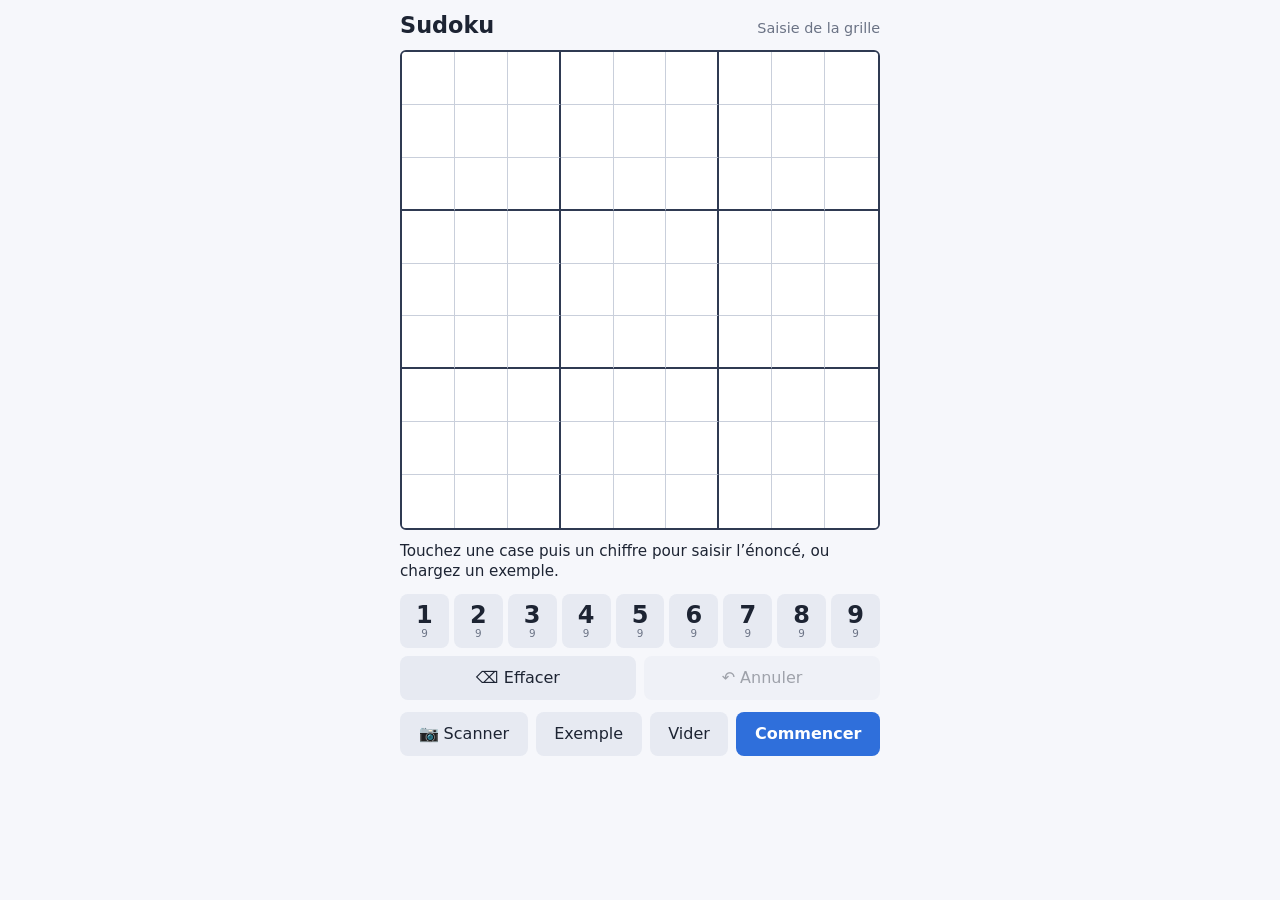
<file: index.html>
<!doctype html>
<html lang="fr">
<head>
  <meta charset="utf-8">
  <meta name="viewport" content="width=device-width, initial-scale=1, viewport-fit=cover">
  <meta name="theme-color" content="#f6f7fb" media="(prefers-color-scheme: light)">
  <meta name="theme-color" content="#14171f" media="(prefers-color-scheme: dark)">
  <meta name="description" content="Saisissez une grille de Sudoku et faites-vous aider pour la remplir.">
  <title>Sudoku</title>
  <link rel="icon" href="icon.svg" type="image/svg+xml">
  <link rel="apple-touch-icon" href="icon.svg">
  <link rel="manifest" href="manifest.webmanifest">
  <link rel="stylesheet" href="style.css">
  <script type="module" src="app.js"></script>
</head>
<body data-mode="edit">
  <main class="app">
    <header class="header">
      <h1>Sudoku</h1>
      <span id="mode-label" class="mode-label"></span>
    </header>

    <div id="grid" class="grid" role="grid" aria-label="Grille de Sudoku"></div>

    <p id="message" class="message" aria-live="polite">
      <span id="message-text"></span>
      <button id="message-action" type="button" class="link-button" hidden></button>
    </p>

    <section class="pad" aria-label="Clavier">
      <div id="digits" class="digits"></div>
      <div class="pad-actions">
        <button id="btn-notes" type="button" class="play-only toggle" aria-pressed="false">✎ Notes</button>
        <button id="btn-erase" type="button">⌫ Effacer</button>
        <button id="btn-undo" type="button">↶ Annuler</button>
      </div>
    </section>

    <nav class="toolbar">
      <button id="btn-scan" type="button" class="edit-only">📷 Scanner</button>
      <button id="btn-example" type="button" class="edit-only">Exemple</button>
      <button id="btn-clear" type="button" class="edit-only">Vider</button>
      <button id="btn-start" type="button" class="edit-only primary">Commencer</button>

      <button id="btn-hint" type="button" class="play-only primary">💡 Indice</button>
      <button id="btn-check" type="button" class="play-only">Vérifier</button>
      <button id="btn-candidates" type="button" class="play-only toggle" aria-pressed="false">Candidats</button>
      <button id="btn-edit" type="button" class="play-only">Modifier la grille</button>
    </nav>
  </main>

  <div id="scanner" class="scanner" role="dialog" aria-modal="true" aria-labelledby="scan-title" hidden>
    <div class="scanner-bar">
      <h2 id="scan-title">Scanner une grille</h2>
      <button id="scan-cancel" type="button">Annuler</button>
    </div>

    <div id="scan-pick" class="scan-step">
      <p>Photographiez la grille bien à plat, sans reflet, en la cadrant au plus près.</p>
      <label class="big-button primary">
        📷 Prendre une photo
        <input id="scan-camera" class="visually-hidden" type="file" accept="image/*" capture="environment">
      </label>
      <label class="big-button">
        🖼️ Choisir une image
        <input id="scan-file" class="visually-hidden" type="file" accept="image/*">
      </label>
    </div>

    <div id="scan-adjust" class="scan-step" hidden>
      <p>Faites glisser les 4 coins sur les angles extérieurs de la grille : le quadrillage bleu doit suivre les lignes.</p>
      <canvas id="scan-canvas" class="scan-canvas"></canvas>
      <div class="scan-actions">
        <button id="scan-retake" type="button">Autre photo</button>
        <button id="scan-read" type="button" class="primary">Lire la grille</button>
      </div>
    </div>

    <p id="scan-status" class="scan-status" aria-live="polite"></p>
  </div>
</body>
</html>
</file>
<file: style.css>
:root {
  --bg: #f6f7fb;
  --surface: #ffffff;
  --text: #1d2433;
  --muted: #6b7385;
  --line: #c9cfdb;
  --line-strong: #2f3a52;
  --accent: #2f6fdb;
  --accent-text: #ffffff;
  --user: #2f6fdb;
  --peer: #edf2fa;
  --same: #d4e2fb;
  --selected: #b9d0fa;
  --conflict: #d23434;
  --conflict-bg: #fde3e3;
  --hint: #ffe28a;
  --hint-unit: #fff6d6;
  --button: #e7eaf2;
  --button-hover: #dce1ec;
  --uncertain: #e8890c;
  --uncertain-bg: #fff0dc;
  color-scheme: light dark;
}

@media (prefers-color-scheme: dark) {
  :root {
    --bg: #14171f;
    --surface: #1d2230;
    --text: #e6e9f0;
    --muted: #8b93a7;
    --line: #353c4e;
    --line-strong: #8b93a7;
    --accent: #5b8ff0;
    --accent-text: #0e1220;
    --user: #7fa8f5;
    --peer: #232a3b;
    --same: #2c3a5a;
    --selected: #34528c;
    --conflict: #ff7070;
    --conflict-bg: #4a2228;
    --hint: #6b5a1c;
    --hint-unit: #2f2b1d;
    --button: #283044;
    --button-hover: #313a52;
    --uncertain: #f0a040;
    --uncertain-bg: #4a3517;
  }
}

* {
  box-sizing: border-box;
}

html,
body {
  margin: 0;
  background: var(--bg);
  color: var(--text);
  font-family: system-ui, -apple-system, "Segoe UI", Roboto, sans-serif;
  -webkit-text-size-adjust: 100%;
}

button {
  font: inherit;
  color: inherit;
  cursor: pointer;
  touch-action: manipulation;
  -webkit-tap-highlight-color: transparent;
}

.app {
  --size: min(100vw - 32px, 480px, 58svh);
  max-width: 520px;
  margin: 0 auto;
  padding: max(12px, env(safe-area-inset-top)) 16px max(16px, env(safe-area-inset-bottom));
  display: flex;
  flex-direction: column;
  align-items: center;
  gap: 12px;
}

.header {
  width: var(--size);
  display: flex;
  align-items: baseline;
  justify-content: space-between;
}

.header h1 {
  margin: 0;
  font-size: 1.4rem;
}

.mode-label {
  color: var(--muted);
  font-size: 0.9rem;
}

/* ---------- Grille ---------- */

.grid {
  width: var(--size);
  height: var(--size);
  display: grid;
  grid-template-columns: repeat(9, 1fr);
  grid-template-rows: repeat(9, 1fr);
  border: 2px solid var(--line-strong);
  border-radius: 6px;
  overflow: hidden;
  background: var(--surface);
  user-select: none;
}

.cell {
  min-width: 0;
  min-height: 0;
  padding: 0;
  border: 0;
  border-right: 1px solid var(--line);
  border-bottom: 1px solid var(--line);
  background: var(--surface);
  color: var(--user);
  font-size: calc(var(--size) / 9 * 0.58);
  font-weight: 500;
  line-height: 1;
  display: flex;
  align-items: center;
  justify-content: center;
}

.cell:nth-child(9n) {
  border-right: 0;
}

.cell:nth-child(n + 73) {
  border-bottom: 0;
}

.cell.br {
  border-right: 2px solid var(--line-strong);
}

.cell.bb {
  border-bottom: 2px solid var(--line-strong);
}

.cell:focus-visible {
  outline: 2px solid var(--accent);
  outline-offset: -3px;
}

.cell.given {
  color: var(--text);
  font-weight: 700;
}

.cell.peer {
  background: var(--peer);
}

.cell.hint-unit {
  background: var(--hint-unit);
}

.cell.same {
  background: var(--same);
}

.cell.selected {
  background: var(--selected);
}

.cell.hint {
  background: var(--hint);
}

.cell.conflict,
.cell.wrong {
  color: var(--conflict);
}

.cell.wrong {
  background: var(--conflict-bg);
}

.notes {
  width: 100%;
  height: 100%;
  display: grid;
  grid-template-columns: repeat(3, 1fr);
  grid-template-rows: repeat(3, 1fr);
  color: var(--muted);
  font-size: calc(var(--size) / 9 * 0.26);
  font-weight: 500;
}

.notes span {
  display: flex;
  align-items: center;
  justify-content: center;
}

.notes .hl {
  color: var(--accent);
  font-weight: 800;
}

/* ---------- Message ---------- */

.message {
  width: var(--size);
  min-height: 2.6em;
  margin: 0;
  font-size: 0.95rem;
  line-height: 1.3;
}

.link-button {
  margin-left: 6px;
  padding: 2px 10px;
  border: 0;
  border-radius: 999px;
  background: var(--accent);
  color: var(--accent-text);
  font-weight: 600;
}

/* ---------- Clavier ---------- */

.pad,
.toolbar {
  width: var(--size);
}

.pad {
  display: flex;
  flex-direction: column;
  gap: 8px;
}

.digits {
  display: grid;
  grid-template-columns: repeat(9, 1fr);
  gap: 5px;
}

.digit,
.pad-actions button,
.toolbar button {
  border: 0;
  border-radius: 8px;
  background: var(--button);
}

.digit:hover,
.pad-actions button:hover,
.toolbar button:hover {
  background: var(--button-hover);
}

.digit {
  height: 54px;
  padding: 0;
  display: flex;
  flex-direction: column;
  align-items: center;
  justify-content: center;
}

.digit-value {
  font-size: 1.5rem;
  font-weight: 600;
  line-height: 1;
}

.digit-left {
  min-height: 0.9em;
  color: var(--muted);
  font-size: 0.65rem;
}

.digit.active {
  outline: 2px solid var(--accent);
  outline-offset: -2px;
}

.digit.done {
  opacity: 0.35;
}

.pad-actions {
  display: grid;
  grid-template-columns: repeat(3, 1fr);
  gap: 8px;
}

.pad-actions button,
.toolbar button {
  height: 44px;
  padding: 0 10px;
}

.toolbar {
  display: flex;
  flex-wrap: wrap;
  gap: 8px;
}

.toolbar button {
  flex: 1 1 auto;
}

button.primary {
  background: var(--accent);
  color: var(--accent-text);
  font-weight: 600;
}

button.primary:hover {
  background: var(--accent);
  filter: brightness(1.08);
}

button.toggle[aria-pressed="true"] {
  background: var(--accent);
  color: var(--accent-text);
}

button:disabled {
  opacity: 0.4;
  cursor: default;
}

body[data-mode="edit"] .play-only,
body[data-mode="play"] .edit-only {
  display: none;
}

/* En saisie, la ligne d'actions n'a que deux boutons. */
body[data-mode="edit"] .pad-actions {
  grid-template-columns: repeat(2, 1fr);
}

/* ---------- Scan ---------- */

.cell.uncertain {
  background: var(--uncertain-bg);
  box-shadow: inset 0 0 0 2px var(--uncertain);
}

.cell.uncertain.selected {
  background: var(--selected);
}

body.scanning {
  overflow: hidden;
}

.scanner {
  position: fixed;
  inset: 0;
  z-index: 10;
  overflow-y: auto;
  background: var(--bg);
  padding: max(12px, env(safe-area-inset-top)) 16px max(16px, env(safe-area-inset-bottom));
  display: flex;
  flex-direction: column;
  align-items: center;
  gap: 12px;
}

.scanner[hidden] {
  display: none;
}

.scanner-bar {
  width: 100%;
  max-width: 560px;
  display: flex;
  align-items: center;
  justify-content: space-between;
}

.scanner-bar h2 {
  margin: 0;
  font-size: 1.2rem;
}

.scanner-bar button,
.scan-actions button,
.big-button {
  border: 0;
  border-radius: 8px;
  background: var(--button);
  height: 44px;
  padding: 0 14px;
}

.scan-step {
  width: 100%;
  max-width: 560px;
  display: flex;
  flex-direction: column;
  align-items: center;
  gap: 12px;
}

.scan-step[hidden] {
  display: none;
}

.scan-step p {
  margin: 0;
  line-height: 1.35;
  text-align: center;
}

.big-button {
  width: 100%;
  height: 56px;
  display: flex;
  align-items: center;
  justify-content: center;
  font-size: 1.05rem;
  font-weight: 600;
  cursor: pointer;
}

.big-button.primary {
  background: var(--accent);
  color: var(--accent-text);
}

.big-button:focus-within {
  outline: 2px solid var(--accent);
  outline-offset: 2px;
}

.scan-canvas {
  display: block;
  border-radius: 6px;
  touch-action: none;
}

.scan-actions {
  width: 100%;
  display: grid;
  grid-template-columns: 1fr 1fr;
  gap: 8px;
}

.scan-status {
  min-height: 1.3em;
  margin: 0;
  color: var(--muted);
}

.visually-hidden {
  position: absolute;
  width: 1px;
  height: 1px;
  margin: -1px;
  overflow: hidden;
  clip: rect(0 0 0 0);
  white-space: nowrap;
}
</file>
